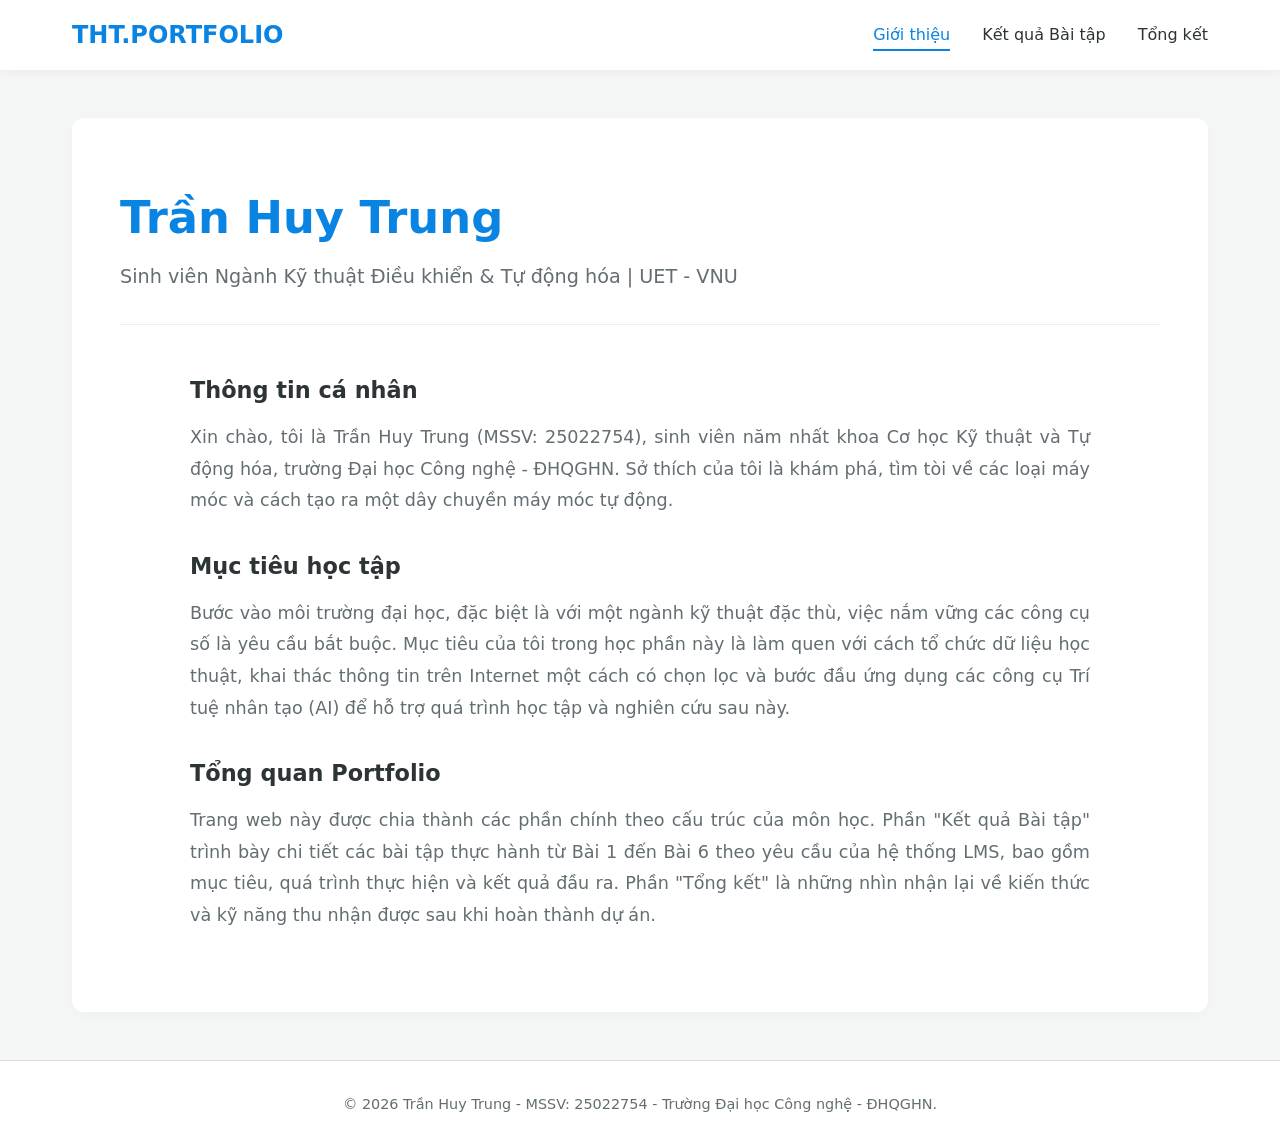
<file: index.html>
<!DOCTYPE html>
<html lang="vi">
<head>
    <meta charset="UTF-8">
    <meta name="viewport" content="width=device-width, initial-scale=1.0">
    <meta name="description" content="Portfolio Kỹ thuật số - Nhập môn Công nghệ số và Ứng dụng AI">
    <title>Giới thiệu | Trần Huy Trung</title>
    <link rel="stylesheet" href="css/style.css?v=1.4">
    <link rel="prefetch" href="projects.html">
    <link rel="prefetch" href="summary.html">
</head>
<body>
    <header>
        <nav aria-label="Điều hướng chính">
            <div class="brand">THT.PORTFOLIO</div>
            <ul>
                <li><a href="index.html" class="nav-link active">Giới thiệu</a></li>
                <li><a href="projects.html" class="nav-link">Kết quả Bài tập</a></li>
                <li><a href="summary.html" class="nav-link">Tổng kết</a></li>
            </ul>
        </nav>
    </header>

    <main class="page-container page-transition">
        <section class="hero" aria-labelledby="intro-heading">
            <h1 id="intro-heading">Trần Huy Trung</h1>
            <h2>Sinh viên Ngành Kỹ thuật Điều khiển & Tự động hóa | UET - VNU</h2>
            
            <div class="intro-content">
                <h3>Thông tin cá nhân</h3>
                <p>Xin chào, tôi là Trần Huy Trung (MSSV: 25022754), sinh viên năm nhất khoa Cơ học Kỹ thuật và Tự động hóa, trường Đại học Công nghệ - ĐHQGHN. Sở thích của tôi là khám phá, tìm tòi về các loại máy móc và cách tạo ra một dây chuyền máy móc tự động.</p>

                <h3>Mục tiêu học tập</h3>
                <p>Bước vào môi trường đại học, đặc biệt là với một ngành kỹ thuật đặc thù, việc nắm vững các công cụ số là yêu cầu bắt buộc. Mục tiêu của tôi trong học phần này là làm quen với cách tổ chức dữ liệu học thuật, khai thác thông tin trên Internet một cách có chọn lọc và bước đầu ứng dụng các công cụ Trí tuệ nhân tạo (AI) để hỗ trợ quá trình học tập và nghiên cứu sau này.</p>

                <h3>Tổng quan Portfolio</h3>
                <p>Trang web này được chia thành các phần chính theo cấu trúc của môn học. Phần "Kết quả Bài tập" trình bày chi tiết các bài tập thực hành từ Bài 1 đến Bài 6 theo yêu cầu của hệ thống LMS, bao gồm mục tiêu, quá trình thực hiện và kết quả đầu ra. Phần "Tổng kết" là những nhìn nhận lại về kiến thức và kỹ năng thu nhận được sau khi hoàn thành dự án.</p>
            </div>
        </section>
    </main>

    <footer>
        <p>&copy; 2026 Trần Huy Trung - MSSV: 25022754 - Trường Đại học Công nghệ - ĐHQGHN.</p>
    </footer>
</body>
</html>
</file>
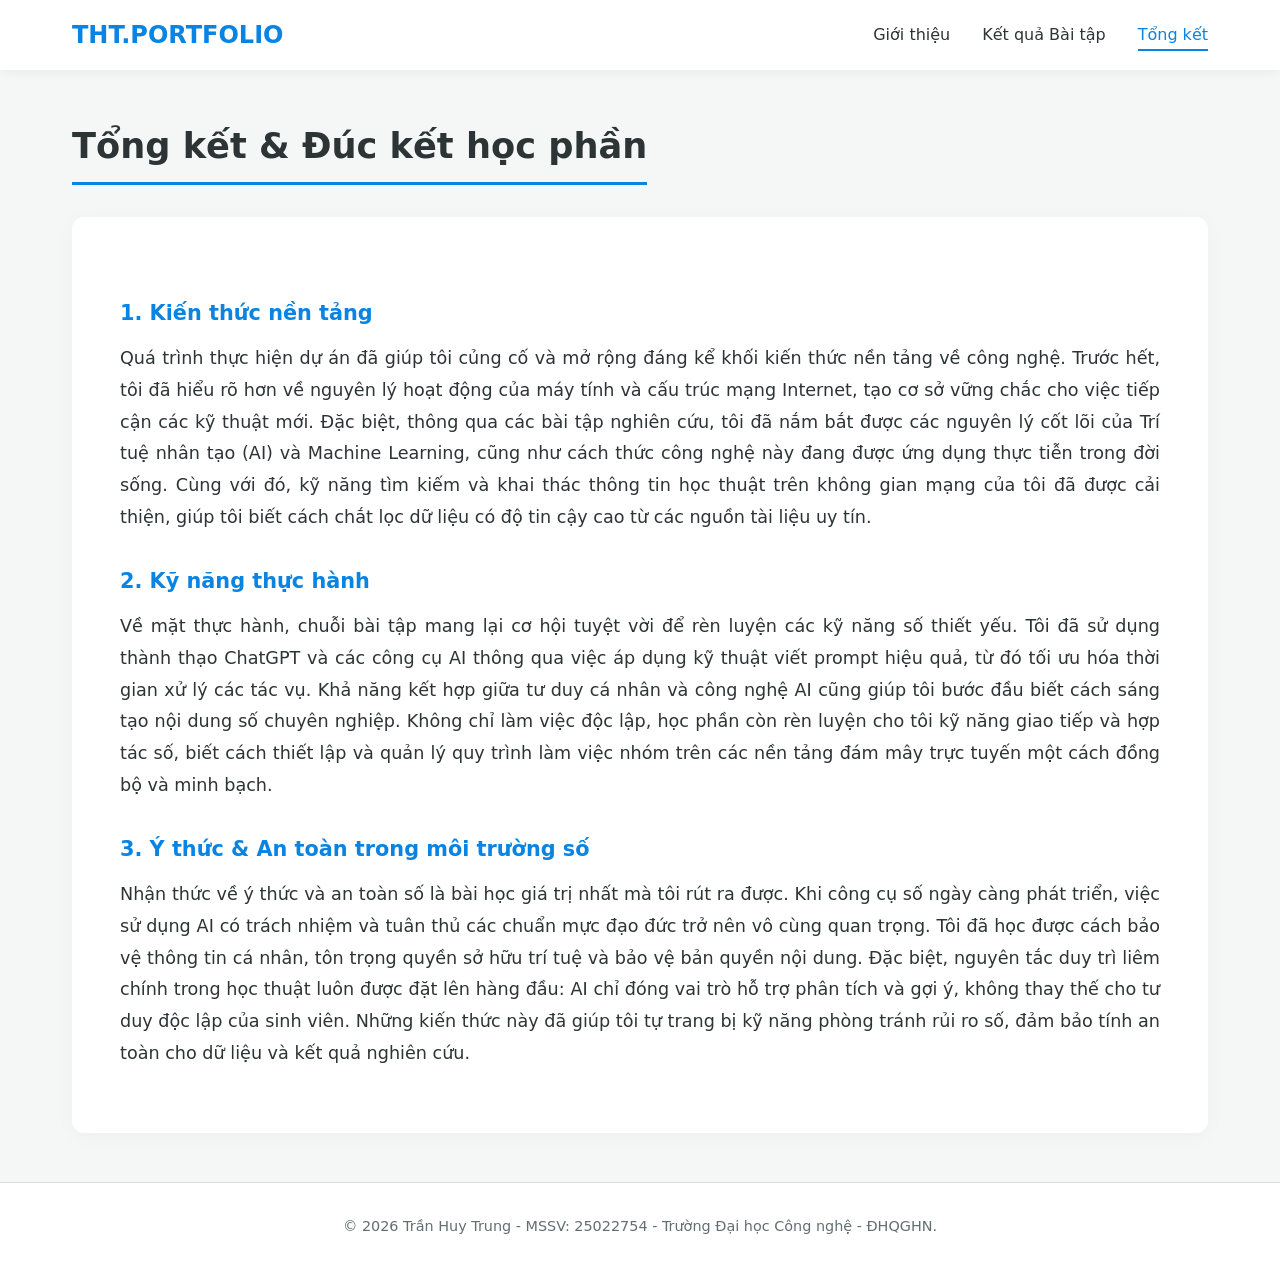
<file: summary.html>
<!DOCTYPE html>
<html lang="vi">
<head>
    <meta charset="UTF-8">
    <meta name="viewport" content="width=device-width, initial-scale=1.0">
    <meta name="description" content="Tổng kết trải nghiệm và bài học">
    <title>Tổng kết | Trần Huy Trung</title>
    <link rel="stylesheet" href="css/style.css?v=1.4">
    <link rel="prefetch" href="index.html">
    <link rel="prefetch" href="projects.html">
</head>
<body>
    <header>
        <nav aria-label="Điều hướng chính">
            <div class="brand">THT.PORTFOLIO</div>
            <ul>
                <li><a href="index.html" class="nav-link">Giới thiệu</a></li>
                <li><a href="projects.html" class="nav-link">Kết quả Bài tập</a></li>
                <li><a href="summary.html" class="nav-link active">Tổng kết</a></li>
            </ul>
        </nav>
    </header>

    <main class="page-container page-transition">
        <section aria-labelledby="summary-heading">
            <h2 id="summary-heading" class="section-title">Tổng kết & Đúc kết học phần</h2>
            
            <div class="reflection-content">
                <h3>1. Kiến thức nền tảng</h3>
                <p>Quá trình thực hiện dự án đã giúp tôi củng cố và mở rộng đáng kể khối kiến thức nền tảng về công nghệ. Trước hết, tôi đã hiểu rõ hơn về nguyên lý hoạt động của máy tính và cấu trúc mạng Internet, tạo cơ sở vững chắc cho việc tiếp cận các kỹ thuật mới. Đặc biệt, thông qua các bài tập nghiên cứu, tôi đã nắm bắt được các nguyên lý cốt lõi của Trí tuệ nhân tạo (AI) và Machine Learning, cũng như cách thức công nghệ này đang được ứng dụng thực tiễn trong đời sống. Cùng với đó, kỹ năng tìm kiếm và khai thác thông tin học thuật trên không gian mạng của tôi đã được cải thiện, giúp tôi biết cách chắt lọc dữ liệu có độ tin cậy cao từ các nguồn tài liệu uy tín.</p>
                
                <h3>2. Kỹ năng thực hành</h3>
                <p>Về mặt thực hành, chuỗi bài tập mang lại cơ hội tuyệt vời để rèn luyện các kỹ năng số thiết yếu. Tôi đã sử dụng thành thạo ChatGPT và các công cụ AI thông qua việc áp dụng kỹ thuật viết prompt hiệu quả, từ đó tối ưu hóa thời gian xử lý các tác vụ. Khả năng kết hợp giữa tư duy cá nhân và công nghệ AI cũng giúp tôi bước đầu biết cách sáng tạo nội dung số chuyên nghiệp. Không chỉ làm việc độc lập, học phần còn rèn luyện cho tôi kỹ năng giao tiếp và hợp tác số, biết cách thiết lập và quản lý quy trình làm việc nhóm trên các nền tảng đám mây trực tuyến một cách đồng bộ và minh bạch.</p>
                
                <h3>3. Ý thức & An toàn trong môi trường số</h3>
                <p>Nhận thức về ý thức và an toàn số là bài học giá trị nhất mà tôi rút ra được. Khi công cụ số ngày càng phát triển, việc sử dụng AI có trách nhiệm và tuân thủ các chuẩn mực đạo đức trở nên vô cùng quan trọng. Tôi đã học được cách bảo vệ thông tin cá nhân, tôn trọng quyền sở hữu trí tuệ và bảo vệ bản quyền nội dung. Đặc biệt, nguyên tắc duy trì liêm chính trong học thuật luôn được đặt lên hàng đầu: AI chỉ đóng vai trò hỗ trợ phân tích và gợi ý, không thay thế cho tư duy độc lập của sinh viên. Những kiến thức này đã giúp tôi tự trang bị kỹ năng phòng tránh rủi ro số, đảm bảo tính an toàn cho dữ liệu và kết quả nghiên cứu.</p>
            </div>
        </section>
    </main>

    <footer>
        <p>&copy; 2026 Trần Huy Trung - MSSV: 25022754 - Trường Đại học Công nghệ - ĐHQGHN.</p>
    </footer>
</body>
</html>
</file>
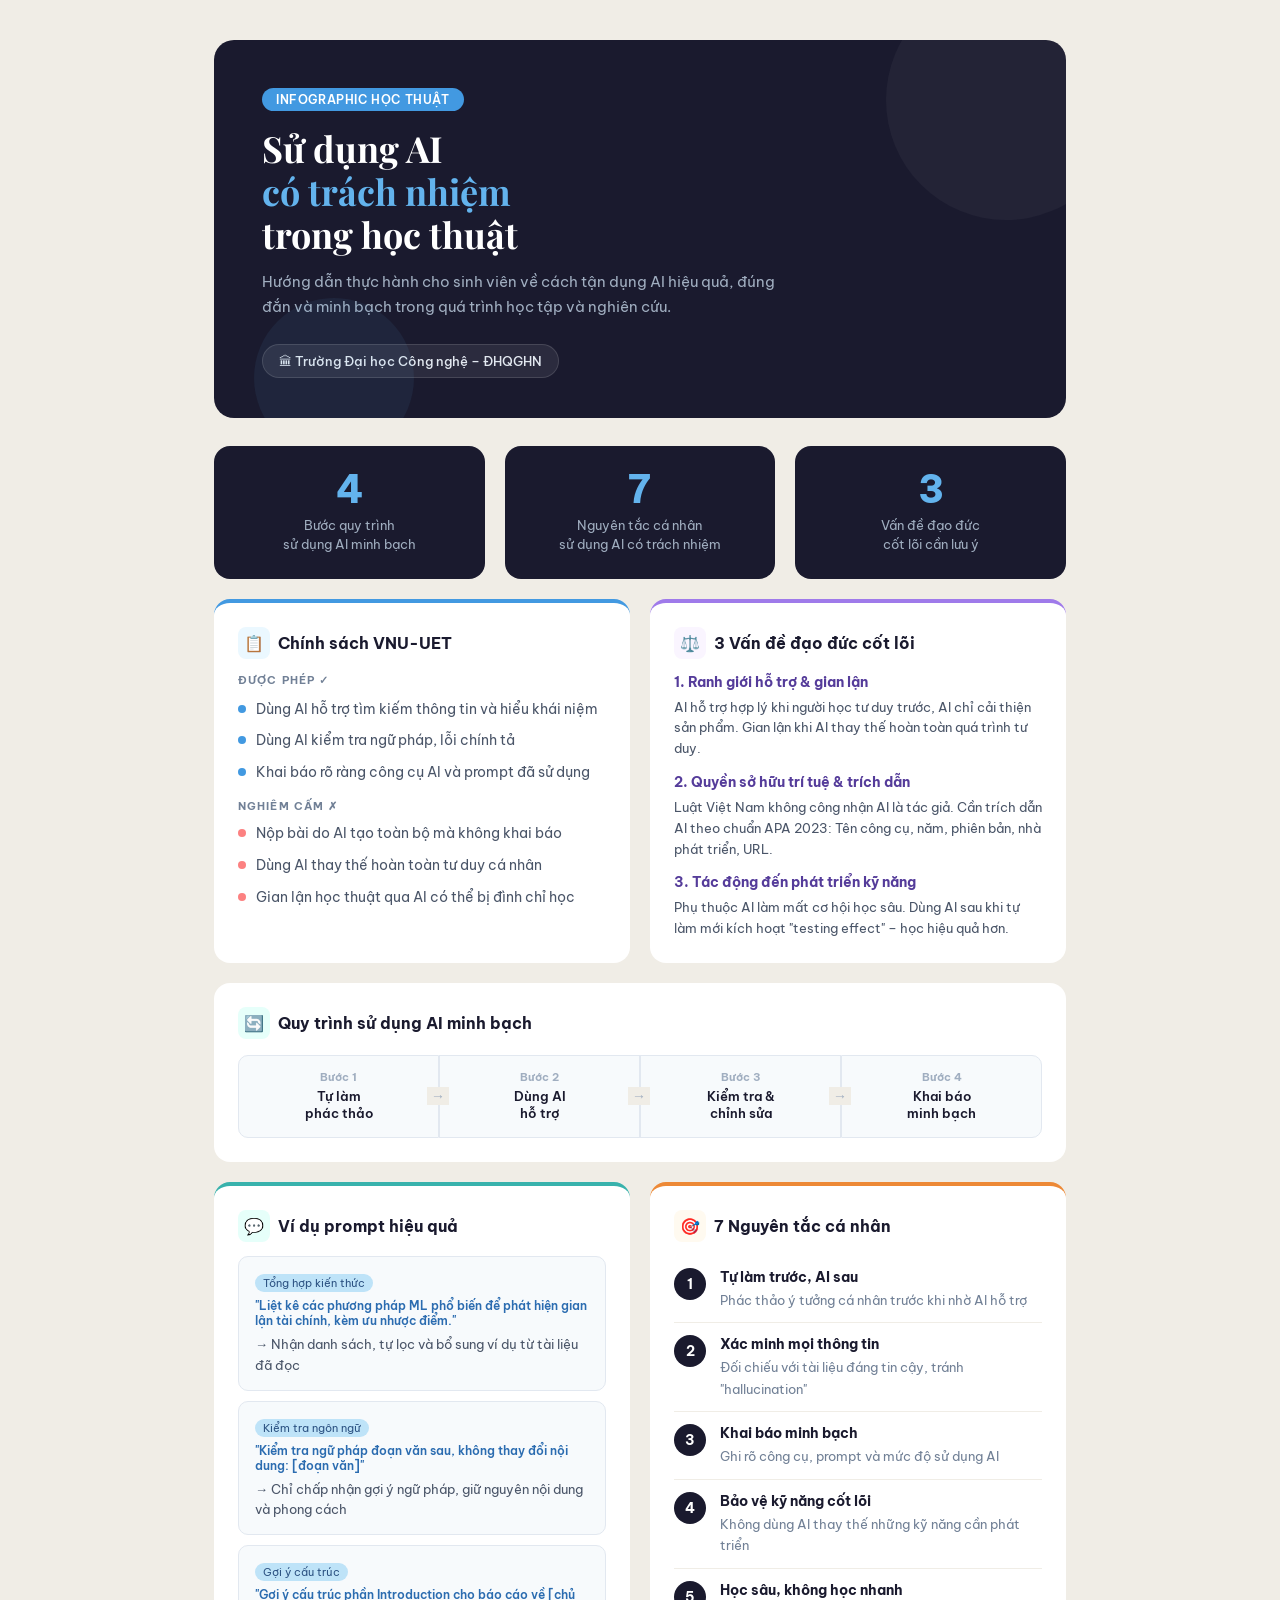
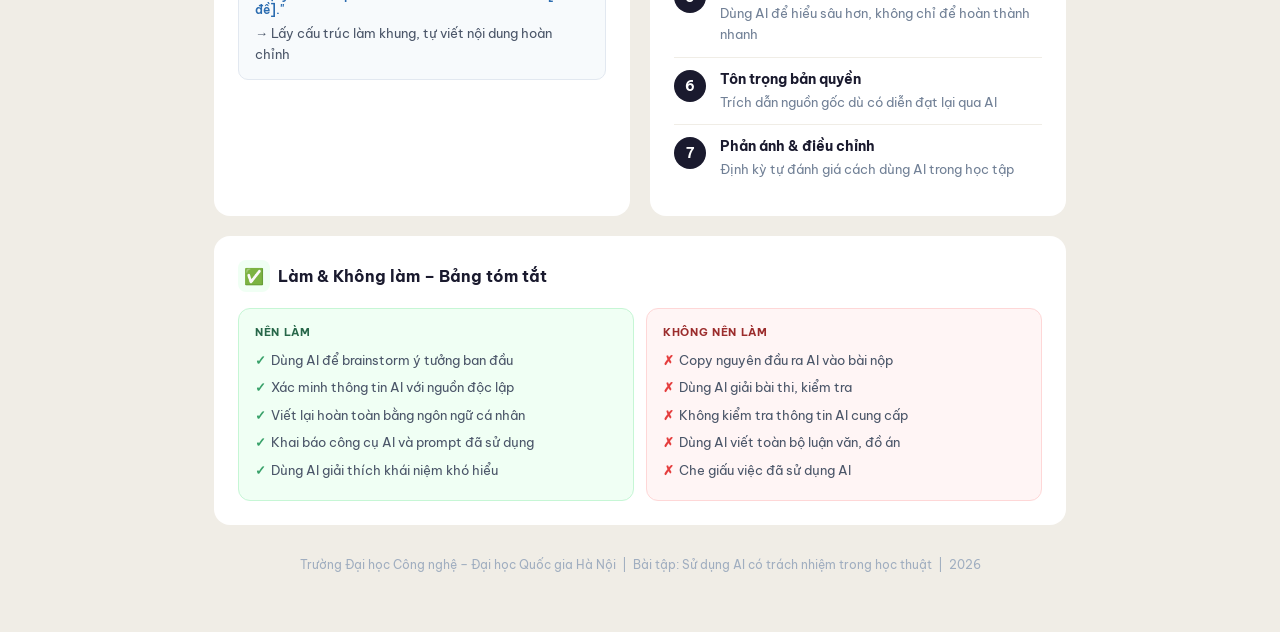
<file: PDFs/CNSAI_Tuan6Bai4_TranHuyTrung_25022754.html>
<!DOCTYPE html>
<html lang="vi">
<head>
<meta charset="UTF-8"/>
<meta name="viewport" content="width=device-width, initial-scale=1.0"/>
<title>Sử dụng AI có trách nhiệm trong học thuật</title>
<link rel="preconnect" href="https://fonts.googleapis.com"/>
<link rel="preconnect" href="https://fonts.gstatic.com" crossorigin/>
<link href="https://fonts.googleapis.com/css2?family=Be+Vietnam+Pro:wght@400;500;600;700;800&family=Playfair+Display:wght@700&display=swap" rel="stylesheet"/>
<style>
  *{margin:0;padding:0;box-sizing:border-box;}
  body{font-family:'Be Vietnam Pro',sans-serif;background:#f0ede6;color:#1a1a2e;min-height:100vh;}
  .page{max-width:900px;margin:0 auto;padding:40px 24px 60px;}

  /* HEADER */
  .header{background:#1a1a2e;border-radius:20px;padding:48px 48px 40px;margin-bottom:28px;position:relative;overflow:hidden;}
  .header::before{content:'';position:absolute;top:-60px;right:-60px;width:240px;height:240px;background:rgba(255,255,255,0.04);border-radius:50%;}
  .header::after{content:'';position:absolute;bottom:-40px;left:40px;width:160px;height:160px;background:rgba(99,179,237,0.07);border-radius:50%;}
  .tag{display:inline-block;background:#4299e1;color:#fff;font-size:12px;font-weight:600;padding:4px 14px;border-radius:20px;letter-spacing:0.05em;margin-bottom:16px;text-transform:uppercase;}
  .header h1{font-family:'Playfair Display',serif;font-size:36px;color:#fff;line-height:1.2;margin-bottom:12px;}
  .header h1 span{color:#63b3ed;}
  .header p{color:#a0aec0;font-size:15px;max-width:520px;line-height:1.7;}
  .school-badge{margin-top:24px;display:inline-flex;align-items:center;gap:8px;background:rgba(255,255,255,0.08);border:1px solid rgba(255,255,255,0.12);border-radius:30px;padding:8px 16px;}
  .school-badge span{color:#e2e8f0;font-size:13px;font-weight:500;}

  /* GRID LAYOUT */
  .grid2{display:grid;grid-template-columns:1fr 1fr;gap:20px;margin-bottom:20px;}
  .grid3{display:grid;grid-template-columns:1fr 1fr 1fr;gap:20px;margin-bottom:20px;}
  .full{grid-column:1/-1;}

  /* SECTION LABEL */
  .section-label{font-size:11px;font-weight:700;letter-spacing:0.1em;text-transform:uppercase;color:#718096;margin-bottom:10px;}

  /* CARDS */
  .card{background:#fff;border-radius:16px;padding:24px;position:relative;}
  .card-accent{border-top:4px solid;}
  .blue{border-color:#4299e1;}
  .teal{border-color:#38b2ac;}
  .orange{border-color:#ed8936;}
  .red{border-color:#fc8181;}
  .purple{border-color:#9f7aea;}
  .green{border-color:#68d391;}

  .card h2{font-size:16px;font-weight:700;color:#1a1a2e;margin-bottom:14px;display:flex;align-items:center;gap:8px;}
  .icon{width:32px;height:32px;border-radius:8px;display:flex;align-items:center;justify-content:center;font-size:16px;flex-shrink:0;}
  .icon-blue{background:#ebf8ff;}
  .icon-teal{background:#e6fffa;}
  .icon-orange{background:#fffaf0;}
  .icon-red{background:#fff5f5;}
  .icon-purple{background:#faf5ff;}
  .icon-green{background:#f0fff4;}

  /* POLICY SECTION */
  .policy-row{display:flex;gap:10px;margin-bottom:10px;align-items:flex-start;}
  .policy-row:last-child{margin-bottom:0;}
  .dot{width:8px;height:8px;border-radius:50%;flex-shrink:0;margin-top:6px;}
  .dot-blue{background:#4299e1;}
  .dot-red{background:#fc8181;}
  .policy-text{font-size:13.5px;color:#4a5568;line-height:1.6;}

  /* ETHICS MATRIX */
  .ethics-grid{display:grid;grid-template-columns:1fr 1fr;gap:12px;}
  .ethics-item{border-radius:12px;padding:16px;}
  .ethics-allow{background:#f0fff4;border:1px solid #c6f6d5;}
  .ethics-forbid{background:#fff5f5;border:1px solid #fed7d7;}
  .ethics-label{font-size:11px;font-weight:700;text-transform:uppercase;letter-spacing:0.06em;margin-bottom:8px;}
  .ethics-allow .ethics-label{color:#276749;}
  .ethics-forbid .ethics-label{color:#9b2c2c;}
  .ethics-list{list-style:none;}
  .ethics-list li{font-size:13px;color:#4a5568;padding:4px 0;padding-left:16px;position:relative;line-height:1.5;}
  .ethics-list li::before{position:absolute;left:0;font-weight:700;}
  .ethics-allow .ethics-list li::before{content:'✓';color:#38a169;}
  .ethics-forbid .ethics-list li::before{content:'✗';color:#e53e3e;}

  /* PROMPTS TABLE */
  .prompt-item{border-radius:10px;background:#f7fafc;border:1px solid #e2e8f0;padding:14px 16px;margin-bottom:10px;}
  .prompt-item:last-child{margin-bottom:0;}
  .prompt-q{font-size:12px;font-weight:600;color:#2b6cb0;margin-bottom:6px;}
  .prompt-a{font-size:13px;color:#4a5568;line-height:1.6;}
  .prompt-tag{display:inline-block;font-size:11px;background:#bee3f8;color:#2c5282;padding:2px 8px;border-radius:10px;margin-bottom:6px;}

  /* PRINCIPLES */
  .principle-list{counter-reset:p;}
  .principle-item{display:flex;gap:14px;align-items:flex-start;padding:12px 0;border-bottom:1px solid #f0ede6;}
  .principle-item:last-child{border-bottom:none;}
  .p-num{width:32px;height:32px;border-radius:50%;background:#1a1a2e;color:#fff;font-size:14px;font-weight:700;display:flex;align-items:center;justify-content:center;flex-shrink:0;}
  .p-text strong{display:block;font-size:14px;font-weight:700;color:#1a1a2e;margin-bottom:3px;}
  .p-text span{font-size:13px;color:#718096;line-height:1.5;}

  /* STATS ROW */
  .stat-card{background:#1a1a2e;border-radius:16px;padding:24px;text-align:center;}
  .stat-num{font-size:38px;font-weight:800;color:#63b3ed;line-height:1;}
  .stat-label{font-size:13px;color:#a0aec0;margin-top:8px;line-height:1.5;}

  /* PROCESS FLOW */
  .flow{display:flex;gap:0;align-items:stretch;margin-top:4px;}
  .flow-step{flex:1;background:#f7fafc;border:1px solid #e2e8f0;padding:14px 12px;text-align:center;position:relative;}
  .flow-step:first-child{border-radius:10px 0 0 10px;}
  .flow-step:last-child{border-radius:0 10px 10px 0;}
  .flow-step:not(:last-child)::after{content:'→';position:absolute;right:-11px;top:50%;transform:translateY(-50%);font-size:14px;color:#a0aec0;z-index:1;background:#f0ede6;width:22px;display:flex;align-items:center;justify-content:center;}
  .flow-num{font-size:11px;font-weight:700;color:#a0aec0;margin-bottom:4px;}
  .flow-label{font-size:12.5px;font-weight:600;color:#1a1a2e;line-height:1.4;}

  /* FOOTER */
  .footer{text-align:center;margin-top:32px;font-size:12px;color:#a0aec0;}
</style>
</head>
<body>
<div class="page">

  <!-- HEADER -->
  <div class="header">
    <div class="tag">Infographic học thuật</div>
    <h1>Sử dụng AI<br><span>có trách nhiệm</span><br>trong học thuật</h1>
    <p>Hướng dẫn thực hành cho sinh viên về cách tận dụng AI hiệu quả, đúng đắn và minh bạch trong quá trình học tập và nghiên cứu.</p>
    <div class="school-badge">
      <span>🏛 Trường Đại học Công nghệ – ĐHQGHN</span>
    </div>
  </div>

  <!-- STATS ROW -->
  <div class="grid3" style="margin-bottom:20px;">
    <div class="stat-card">
      <div class="stat-num">4</div>
      <div class="stat-label">Bước quy trình<br>sử dụng AI minh bạch</div>
    </div>
    <div class="stat-card">
      <div class="stat-num">7</div>
      <div class="stat-label">Nguyên tắc cá nhân<br>sử dụng AI có trách nhiệm</div>
    </div>
    <div class="stat-card">
      <div class="stat-num">3</div>
      <div class="stat-label">Vấn đề đạo đức<br>cốt lõi cần lưu ý</div>
    </div>
  </div>

  <!-- POLICY + ETHICS -->
  <div class="grid2">
    <!-- Policy -->
    <div class="card card-accent blue">
      <h2><div class="icon icon-blue">📋</div>Chính sách VNU-UET</h2>
      <div class="section-label" style="margin-bottom:12px;">Được phép ✓</div>
      <div class="policy-row">
        <div class="dot dot-blue"></div>
        <div class="policy-text">Dùng AI hỗ trợ tìm kiếm thông tin và hiểu khái niệm</div>
      </div>
      <div class="policy-row">
        <div class="dot dot-blue"></div>
        <div class="policy-text">Dùng AI kiểm tra ngữ pháp, lỗi chính tả</div>
      </div>
      <div class="policy-row">
        <div class="dot dot-blue"></div>
        <div class="policy-text">Khai báo rõ ràng công cụ AI và prompt đã sử dụng</div>
      </div>
      <div style="margin-top:16px;" class="section-label">Nghiêm cấm ✗</div>
      <div class="policy-row" style="margin-top:10px;">
        <div class="dot dot-red"></div>
        <div class="policy-text">Nộp bài do AI tạo toàn bộ mà không khai báo</div>
      </div>
      <div class="policy-row">
        <div class="dot dot-red"></div>
        <div class="policy-text">Dùng AI thay thế hoàn toàn tư duy cá nhân</div>
      </div>
      <div class="policy-row">
        <div class="dot dot-red"></div>
        <div class="policy-text">Gian lận học thuật qua AI có thể bị đình chỉ học</div>
      </div>
    </div>

    <!-- Ethics -->
    <div class="card card-accent purple">
      <h2><div class="icon icon-purple">⚖️</div>3 Vấn đề đạo đức cốt lõi</h2>
      <div style="margin-bottom:14px;">
        <div style="font-size:13.5px;font-weight:700;color:#553c9a;margin-bottom:6px;">1. Ranh giới hỗ trợ & gian lận</div>
        <div style="font-size:13px;color:#4a5568;line-height:1.6;">AI hỗ trợ hợp lý khi người học tư duy trước, AI chỉ cải thiện sản phẩm. Gian lận khi AI thay thế hoàn toàn quá trình tư duy.</div>
      </div>
      <div style="margin-bottom:14px;">
        <div style="font-size:13.5px;font-weight:700;color:#553c9a;margin-bottom:6px;">2. Quyền sở hữu trí tuệ & trích dẫn</div>
        <div style="font-size:13px;color:#4a5568;line-height:1.6;">Luật Việt Nam không công nhận AI là tác giả. Cần trích dẫn AI theo chuẩn APA 2023: Tên công cụ, năm, phiên bản, nhà phát triển, URL.</div>
      </div>
      <div>
        <div style="font-size:13.5px;font-weight:700;color:#553c9a;margin-bottom:6px;">3. Tác động đến phát triển kỹ năng</div>
        <div style="font-size:13px;color:#4a5568;line-height:1.6;">Phụ thuộc AI làm mất cơ hội học sâu. Dùng AI sau khi tự làm mới kích hoạt "testing effect" – học hiệu quả hơn.</div>
      </div>
    </div>
  </div>

  <!-- PROCESS FLOW -->
  <div class="card" style="margin-bottom:20px;">
    <h2 style="margin-bottom:16px;"><div class="icon icon-teal">🔄</div>Quy trình sử dụng AI minh bạch</h2>
    <div class="flow">
      <div class="flow-step">
        <div class="flow-num">Bước 1</div>
        <div class="flow-label">Tự làm<br>phác thảo</div>
      </div>
      <div class="flow-step">
        <div class="flow-num">Bước 2</div>
        <div class="flow-label">Dùng AI<br>hỗ trợ</div>
      </div>
      <div class="flow-step">
        <div class="flow-num">Bước 3</div>
        <div class="flow-label">Kiểm tra &<br>chỉnh sửa</div>
      </div>
      <div class="flow-step">
        <div class="flow-num">Bước 4</div>
        <div class="flow-label">Khai báo<br>minh bạch</div>
      </div>
    </div>
  </div>

  <!-- PROMPT EXAMPLES + PRINCIPLES -->
  <div class="grid2">
    <!-- Prompt examples -->
    <div class="card card-accent teal">
      <h2><div class="icon icon-teal">💬</div>Ví dụ prompt hiệu quả</h2>
      <div class="prompt-item">
        <div class="prompt-tag">Tổng hợp kiến thức</div>
        <div class="prompt-q">"Liệt kê các phương pháp ML phổ biến để phát hiện gian lận tài chính, kèm ưu nhược điểm."</div>
        <div class="prompt-a">→ Nhận danh sách, tự lọc và bổ sung ví dụ từ tài liệu đã đọc</div>
      </div>
      <div class="prompt-item">
        <div class="prompt-tag">Kiểm tra ngôn ngữ</div>
        <div class="prompt-q">"Kiểm tra ngữ pháp đoạn văn sau, không thay đổi nội dung: [đoạn văn]"</div>
        <div class="prompt-a">→ Chỉ chấp nhận gợi ý ngữ pháp, giữ nguyên nội dung và phong cách</div>
      </div>
      <div class="prompt-item">
        <div class="prompt-tag">Gợi ý cấu trúc</div>
        <div class="prompt-q">"Gợi ý cấu trúc phần Introduction cho báo cáo về [chủ đề]."</div>
        <div class="prompt-a">→ Lấy cấu trúc làm khung, tự viết nội dung hoàn chỉnh</div>
      </div>
    </div>

    <!-- Principles -->
    <div class="card card-accent orange">
      <h2><div class="icon icon-orange">🎯</div>7 Nguyên tắc cá nhân</h2>
      <div class="principle-list">
        <div class="principle-item">
          <div class="p-num">1</div>
          <div class="p-text"><strong>Tự làm trước, AI sau</strong><span>Phác thảo ý tưởng cá nhân trước khi nhờ AI hỗ trợ</span></div>
        </div>
        <div class="principle-item">
          <div class="p-num">2</div>
          <div class="p-text"><strong>Xác minh mọi thông tin</strong><span>Đối chiếu với tài liệu đáng tin cậy, tránh "hallucination"</span></div>
        </div>
        <div class="principle-item">
          <div class="p-num">3</div>
          <div class="p-text"><strong>Khai báo minh bạch</strong><span>Ghi rõ công cụ, prompt và mức độ sử dụng AI</span></div>
        </div>
        <div class="principle-item">
          <div class="p-num">4</div>
          <div class="p-text"><strong>Bảo vệ kỹ năng cốt lõi</strong><span>Không dùng AI thay thế những kỹ năng cần phát triển</span></div>
        </div>
        <div class="principle-item">
          <div class="p-num">5</div>
          <div class="p-text"><strong>Học sâu, không học nhanh</strong><span>Dùng AI để hiểu sâu hơn, không chỉ để hoàn thành nhanh</span></div>
        </div>
        <div class="principle-item">
          <div class="p-num">6</div>
          <div class="p-text"><strong>Tôn trọng bản quyền</strong><span>Trích dẫn nguồn gốc dù có diễn đạt lại qua AI</span></div>
        </div>
        <div class="principle-item" style="border-bottom:none;">
          <div class="p-num">7</div>
          <div class="p-text"><strong>Phản ánh & điều chỉnh</strong><span>Định kỳ tự đánh giá cách dùng AI trong học tập</span></div>
        </div>
      </div>
    </div>
  </div>

  <!-- DO / DON'T -->
  <div class="card" style="margin-bottom:20px;">
    <h2 style="margin-bottom:16px;"><div class="icon icon-green">✅</div>Làm & Không làm – Bảng tóm tắt</h2>
    <div class="ethics-grid">
      <div class="ethics-item ethics-allow">
        <div class="ethics-label">Nên làm</div>
        <ul class="ethics-list">
          <li>Dùng AI để brainstorm ý tưởng ban đầu</li>
          <li>Xác minh thông tin AI với nguồn độc lập</li>
          <li>Viết lại hoàn toàn bằng ngôn ngữ cá nhân</li>
          <li>Khai báo công cụ AI và prompt đã sử dụng</li>
          <li>Dùng AI giải thích khái niệm khó hiểu</li>
        </ul>
      </div>
      <div class="ethics-item ethics-forbid">
        <div class="ethics-label">Không nên làm</div>
        <ul class="ethics-list">
          <li>Copy nguyên đầu ra AI vào bài nộp</li>
          <li>Dùng AI giải bài thi, kiểm tra</li>
          <li>Không kiểm tra thông tin AI cung cấp</li>
          <li>Dùng AI viết toàn bộ luận văn, đồ án</li>
          <li>Che giấu việc đã sử dụng AI</li>
        </ul>
      </div>
    </div>
  </div>

  <!-- FOOTER NOTE -->
  <div class="footer">
    <p>Trường Đại học Công nghệ – Đại học Quốc gia Hà Nội &nbsp;|&nbsp; Bài tập: Sử dụng AI có trách nhiệm trong học thuật &nbsp;|&nbsp; 2026</p>
  </div>

</div>
</body>
</html>
</file>
<file: css/style.css>
:root {
    --bg-color: #f4f7f6; --surface-color: #ffffff;
    --text-primary: #2d3436; --text-secondary: #636e72;
    --accent-color: #0984e3; --accent-hover: #076bb8;
    --border-radius: 12px; --transition: all 0.3s ease;
}

* { margin: 0; padding: 0; box-sizing: border-box; }
body { font-family: 'Segoe UI', system-ui, sans-serif; background-color: var(--bg-color); color: var(--text-primary); line-height: 1.6; display: flex; flex-direction: column; min-height: 100vh; }

/* HIỆU ỨNG CHUYỂN TRANG TỐI ƯU GPU */
@keyframes fadeSlideIn {
    0% { opacity: 0; transform: translateY(25px); }
    100% { opacity: 1; transform: translateY(0); }
}
.page-transition { 
    animation: fadeSlideIn 0.4s ease-out forwards; 
    will-change: transform, opacity;
}

/* --- [MỚI] KIỂU DÁNG THANH TIẾN TRÌNH CUỘN MÀN HÌNH --- */
#global-scroll-progress {
    position: fixed;
    top: 0;
    left: 0;
    width: 0%; /* JS sẽ tự động tăng % chiều rộng từ đây */
    height: 4px;
    background-color: var(--accent-color);
    z-index: 2000; /* Đảm bảo nằm trên thanh sticky header */
    transition: width 0.1s ease-out;
}

/* --- [MỚI] KIỂU DÁNG NÚT TRỞ VỀ ĐẦU TRANG FLOATING --- */
#global-back-to-top {
    position: fixed;
    bottom: 30px;
    right: 30px;
    width: 46px;
    height: 46px;
    border-radius: 50%; /* Ép bo tròn hoàn hảo */
    background-color: var(--surface-color);
    color: var(--accent-color);
    border: 1px solid #ddd;
    font-size: 1.3rem;
    font-weight: bold;
    cursor: pointer;
    box-shadow: 0 4px 12px rgba(0,0,0,0.1);
    z-index: 1500;
    display: flex;
    align-items: center;
    justify-content: center;
    
    /* Trạng thái ẩn mặc định: Mờ đi + Đẩy nhẹ xuống dưới */
    opacity: 0;
    visibility: hidden;
    transform: translateY(15px);
    transition: all 0.3s cubic-bezier(0.25, 1, 0.5, 1);
}

/* Kích hoạt khi cuộn chuột qua ngưỡng của JS */
#global-back-to-top.activated {
    opacity: 1;
    visibility: visible;
    transform: translateY(0);
}

#global-back-to-top:hover {
    background-color: var(--accent-color);
    color: white;
    border-color: var(--accent-color);
    transform: translateY(-4px); /* Hiệu ứng nhấc nút lên */
    box-shadow: 0 6px 18px rgba(9, 132, 227, 0.3);
}

/* HEADER */
header { background-color: var(--surface-color); box-shadow: 0 2px 10px rgba(0,0,0,0.05); position: sticky; top: 0; z-index: 1000; }
nav { max-width: 1200px; margin: 0 auto; padding: 1rem 2rem; display: flex; justify-content: space-between; align-items: center; }
.brand { font-size: 1.5rem; font-weight: 700; color: var(--accent-color); }
nav ul { display: flex; gap: 2rem; list-style: none; }
nav a { text-decoration: none; color: var(--text-primary); font-weight: 500; transition: var(--transition); padding-bottom: 0.3rem; border-bottom: 2px solid transparent; }
nav a:hover { color: var(--accent-color); }
nav a.active { color: var(--accent-color); border-bottom: 2px solid var(--accent-color); }

/* BỐ CỤC */
.page-container { 
    max-width: 1200px; 
    margin: 0 auto; 
    padding: 3rem 2rem; 
    flex: 1; 
    width: 100%; 
    transition: max-width 0.4s cubic-bezier(0.25, 1, 0.5, 1); 
}
.page-container.expanded-mode { max-width: 1600px; }
.section-title { font-size: 2.2rem; margin-bottom: 2rem; border-bottom: 3px solid var(--accent-color); padding-bottom: 0.5rem; display: inline-block; }

/* TRANG DỰ ÁN */
.section-header-flex { display: flex; align-items: baseline; justify-content: space-between; flex-wrap: wrap; margin-bottom: 2rem; border-bottom: 3px solid var(--accent-color); padding-bottom: 0.5rem; scroll-margin-top: 90px; }
.section-header-flex .section-title { border: none; margin-bottom: 0; padding-bottom: 0; }
.active-title { font-size: 1.4rem; color: #e74c3c; font-style: italic; animation: fadeIn 0.4s ease; }
.btn-back { background-color: var(--text-secondary); color: white; border: none; padding: 0.6rem 1.2rem; border-radius: 6px; cursor: pointer; font-weight: 600; transition: var(--transition); }
.btn-back:hover { background-color: var(--text-primary); }

.grid-container { display: grid; grid-template-columns: repeat(auto-fill, minmax(350px, 1fr)); gap: 2rem; }
.card { background: var(--surface-color); padding: 2rem; border-radius: var(--border-radius); border: 1px solid #eee; display: flex; flex-direction: column; transition: var(--transition); box-shadow: 0 4px 15px rgba(0,0,0,0.04); }
.card:hover { transform: translateY(-5px); box-shadow: 0 8px 25px rgba(0,0,0,0.1); border-color: var(--accent-color); }
.card-tag { font-size: 0.8rem; font-weight: 700; color: var(--accent-color); text-transform: uppercase; margin-bottom: 0.5rem; }
.card h3 { font-size: 1.4rem; margin-bottom: 1rem; }
.card p { color: var(--text-secondary); margin-bottom: 1.5rem; flex-grow: 1; text-align: justify; }

.btn { background-color: var(--accent-color); color: white; border: none; padding: 0.8rem; border-radius: 6px; font-weight: 600; cursor: pointer; transition: var(--transition); width: 100%; font-size: 1rem; margin-top: auto; }
.btn:hover { background-color: var(--accent-hover); transform: scale(1.02); }

/* SPLIT-SCREEN */
.native-container { width: 100%; height: auto; background-color: var(--surface-color); border-radius: var(--border-radius); border: 1px solid #ddd; box-shadow: 0 10px 30px rgba(0,0,0,0.1); animation: slideUp 0.4s ease; outline: none; }
.viewer-layout { display: flex; flex-direction: row; align-items: stretch; height: auto; }

.viewer-sidebar { width: 30%; background-color: #f8f9fa; border-right: 1px solid #ddd; border-bottom-left-radius: var(--border-radius); }
#sidebar-content { position: sticky; top: 90px; padding: 2.5rem; max-height: calc(100vh - 110px); overflow-y: auto; }

.viewer-sidebar h4 { color: var(--accent-color); font-size: 1.2rem; margin-top: 1.5rem; margin-bottom: 0.5rem; }
.viewer-sidebar h4:first-child { margin-top: 0; }
.viewer-sidebar p, .viewer-sidebar ul { color: var(--text-primary); font-size: 1.05rem; margin-bottom: 1rem; text-align: justify; line-height: 1.7; }
.viewer-sidebar ul { padding-left: 1.5rem; }
.viewer-sidebar li { margin-bottom: 0.5rem; }

.viewer-main { width: 70%; background-color: #525659; padding: 2rem 0; height: auto; box-shadow: inset 10px 0 10px -10px rgba(0,0,0,0.2); border-bottom-right-radius: var(--border-radius); }
.document-area { display: flex; flex-direction: column; align-items: center; gap: 2rem; }

.pdf-page-canvas, .native-image { width: 90%; max-width: 1200px; height: auto !important; background-color: white; box-shadow: 0 5px 15px rgba(0,0,0,0.3); border-radius: 4px; }
.spinner { text-align: center; color: white; font-weight: bold; margin-bottom: 1rem; }

/* TRANG GIỚI THIỆU & TỔNG KẾT */
.hero { background: var(--surface-color); padding: 4rem 3rem; border-radius: var(--border-radius); box-shadow: 0 4px 20px rgba(0,0,0,0.03); }
.hero h1 { font-size: 2.8rem; margin-bottom: 0.5rem; color: var(--accent-color); }
.hero h2 { font-size: 1.2rem; color: var(--text-secondary); font-weight: 500; margin-bottom: 3rem; border-bottom: 1px solid #eee; padding-bottom: 2rem; }
.intro-content { text-align: left; max-width: 900px; margin: 0 auto; }
.intro-content h3 { color: var(--text-primary); margin: 2rem 0 0.8rem 0; font-size: 1.4rem; }
.intro-content p { color: var(--text-secondary); margin-bottom: 1rem; font-size: 1.1rem; line-height: 1.8; text-align: justify;}
.reflection-content { background: var(--surface-color); padding: 3rem; border-radius: var(--border-radius); box-shadow: 0 4px 20px rgba(0,0,0,0.03); }
.reflection-content h3 { color: var(--accent-color); margin: 2rem 0 0.8rem 0; font-size: 1.3rem; }
.reflection-content p { margin-bottom: 1rem; font-size: 1.1rem; line-height: 1.8; text-align: justify; }

/* FOOTER */
footer { text-align: center; padding: 2rem; background-color: var(--surface-color); color: var(--text-secondary); font-size: 0.9rem; border-top: 1px solid #ddd; margin-top: auto; }

/* TIỆN ÍCH */
.hidden { display: none !important; }
@keyframes slideUp { from {opacity: 0; transform: translateY(20px);} to {opacity: 1; transform: translateY(0);} }
@keyframes fadeIn { from {opacity: 0;} to {opacity: 1;} }

/* RESPONSIVE */
@media (max-width: 992px) {
    .viewer-layout { flex-direction: column; } 
    .viewer-sidebar { width: 100%; border-right: none; border-bottom: 1px solid #ddd; border-bottom-left-radius: 0; }
    #sidebar-content { position: relative; top: 0; max-height: none; padding: 2rem; }
    .viewer-main { width: 100%; height: auto; border-bottom-left-radius: var(--border-radius); }
}
@media (max-width: 768px) {
    nav { flex-direction: column; gap: 1rem; }
    .section-header-flex { flex-direction: column; align-items: flex-start; gap: 0.5rem; }
    .btn-back { width: 100%; }
}
</file>
